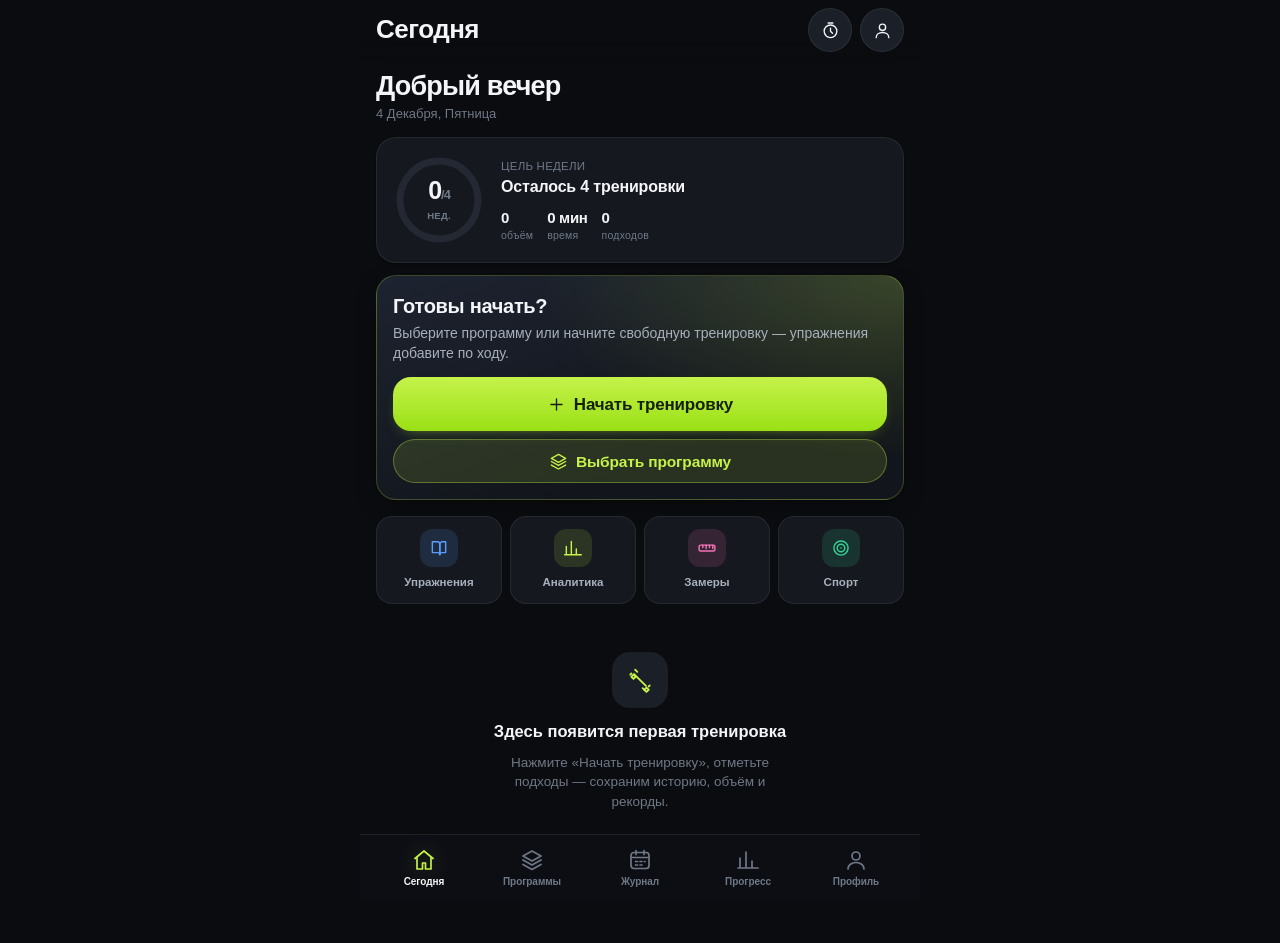
<file: index.html>
<!doctype html>
<html lang="ru">
<head>
<meta charset="utf-8">
<title>Атлет — дневник тренировок</title>
<meta name="viewport" content="width=device-width, initial-scale=1, viewport-fit=cover, maximum-scale=1, user-scalable=no">
<meta name="description" content="Дневник силовых тренировок: программы, подходы, вес и повторения, таймер отдыха, история, аналитика и прогресс.">
<meta name="theme-color" content="#0b0c0f">
<meta name="apple-mobile-web-app-capable" content="yes">
<meta name="mobile-web-app-capable" content="yes">
<meta name="apple-mobile-web-app-status-bar-style" content="black-translucent">
<meta name="apple-mobile-web-app-title" content="Атлет">
<meta name="format-detection" content="telephone=no">
<link rel="manifest" href="manifest.webmanifest">
<link rel="icon" href="icons/icon.svg" type="image/svg+xml">
<link rel="apple-touch-icon" href="icons/icon-180.png">
<link rel="stylesheet" href="css/app.css">
<link rel="stylesheet" href="css/components.css">
<link rel="stylesheet" href="css/session.css">
<link rel="stylesheet" href="css/library.css">
<link rel="stylesheet" href="css/programs.css">
<link rel="stylesheet" href="css/journal.css">
<link rel="stylesheet" href="css/progress.css">
</head>
<body>
<div class="app-bg" aria-hidden="true"></div>
<div id="app" class="app"></div>
<div id="overlays" class="overlays"></div>
<div id="toasts" class="toasts" aria-live="polite"></div>
<noscript><p style="padding:24px;color:#fff;font-family:sans-serif">Для работы приложения нужен JavaScript.</p></noscript>
<script type="module" src="js/main.js"></script>
</body>
</html>
</file>
<file: css/app.css>
/* ============================================================
   Атлет — дизайн-система: токены, сброс, каркас, навигация
   ============================================================ */
:root {
  --bg: #0b0c0f;
  --bg-2: #0f1115;
  --surface: #15181e;
  --surface-2: #1b1f27;
  --surface-3: #232832;
  --elev: #1c2029;
  --line: rgba(255, 255, 255, 0.075);
  --line-strong: rgba(255, 255, 255, 0.14);

  --text: #f3f5f8;
  --text-2: #a8b0bd;
  --text-3: #6f7887;
  --text-inv: #0b0c0f;

  --accent: #c6f24a;
  --accent-2: #9ae015;
  --accent-deep: #6f9c0d;
  --accent-ink: #14200a;
  --accent-soft: rgba(198, 242, 74, 0.13);
  --accent-line: rgba(198, 242, 74, 0.34);

  --danger: #ff5c5c;
  --danger-soft: rgba(255, 92, 92, 0.13);
  --warn: #ffb648;
  --warn-soft: rgba(255, 182, 72, 0.13);
  --info: #63b3ff;
  --info-soft: rgba(99, 179, 255, 0.13);
  --good: var(--accent);

  --r-xs: 8px;
  --r-sm: 12px;
  --r-md: 16px;
  --r-lg: 20px;
  --r-xl: 26px;
  --r-full: 999px;

  --s-1: 4px;
  --s-2: 8px;
  --s-3: 12px;
  --s-4: 16px;
  --s-5: 20px;
  --s-6: 24px;
  --s-8: 32px;
  --s-10: 40px;

  --tap: 44px;
  --tabbar-h: 62px;
  --safe-top: env(safe-area-inset-top, 0px);
  --safe-bottom: env(safe-area-inset-bottom, 0px);
  --maxw: 560px;

  --font: -apple-system, BlinkMacSystemFont, "SF Pro Text", "Segoe UI", Roboto,
    "Helvetica Neue", Arial, sans-serif;
  --font-num: ui-rounded, -apple-system, BlinkMacSystemFont, "SF Pro Rounded",
    "Segoe UI", Roboto, sans-serif;

  --shadow-sm: 0 1px 2px rgba(0, 0, 0, 0.35);
  --shadow-md: 0 8px 24px -8px rgba(0, 0, 0, 0.55);
  --shadow-lg: 0 24px 60px -18px rgba(0, 0, 0, 0.75);
  --shadow-accent: 0 12px 32px -14px rgba(170, 230, 40, 0.6);

  --ease: cubic-bezier(0.22, 0.8, 0.25, 1);
  --ease-out: cubic-bezier(0.16, 1, 0.3, 1);
}

[data-theme="light"] {
  --bg: #f3f4f6;
  --bg-2: #eceef1;
  --surface: #ffffff;
  --surface-2: #f5f6f8;
  --surface-3: #eceef1;
  --elev: #ffffff;
  --line: rgba(12, 16, 24, 0.08);
  --line-strong: rgba(12, 16, 24, 0.16);

  --text: #10131a;
  --text-2: #566072;
  --text-3: #8a93a3;
  --text-inv: #ffffff;

  --accent: #8fd612;
  --accent-2: #79c000;
  --accent-deep: #5e9600;
  --accent-ink: #ffffff;
  --accent-soft: rgba(143, 214, 18, 0.16);
  --accent-line: rgba(122, 180, 12, 0.4);

  --danger: #e23d3d;
  --danger-soft: rgba(226, 61, 61, 0.1);
  --warn: #e08a00;
  --warn-soft: rgba(224, 138, 0, 0.12);
  --info: #1f7ae0;
  --info-soft: rgba(31, 122, 224, 0.1);

  --shadow-sm: 0 1px 2px rgba(16, 24, 40, 0.06);
  --shadow-md: 0 8px 24px -12px rgba(16, 24, 40, 0.22);
  --shadow-lg: 0 24px 60px -20px rgba(16, 24, 40, 0.28);
  --shadow-accent: 0 12px 28px -14px rgba(120, 190, 10, 0.55);
}

/* ---------- reset ---------- */
*,
*::before,
*::after {
  box-sizing: border-box;
  -webkit-tap-highlight-color: transparent;
}
html,
body {
  height: 100%;
  margin: 0;
}
html {
  background: var(--bg);
  -webkit-text-size-adjust: 100%;
}
body {
  font-family: var(--font);
  color: var(--text);
  background: var(--bg);
  font-size: 16px;
  line-height: 1.4;
  overscroll-behavior-y: none;
  -webkit-font-smoothing: antialiased;
  text-rendering: optimizeLegibility;
}
h1,
h2,
h3,
h4,
p,
figure {
  margin: 0;
}
button,
input,
select,
textarea {
  font: inherit;
  color: inherit;
}
button {
  background: none;
  border: 0;
  padding: 0;
  cursor: pointer;
  touch-action: manipulation;
}
a {
  color: var(--accent);
  text-decoration: none;
}
img,
svg {
  display: block;
  max-width: 100%;
}
ul,
ol {
  margin: 0;
  padding: 0;
  list-style: none;
}
input[type="number"]::-webkit-outer-spin-button,
input[type="number"]::-webkit-inner-spin-button {
  -webkit-appearance: none;
  margin: 0;
}
input[type="number"] {
  -moz-appearance: textfield;
  appearance: textfield;
}
::selection {
  background: var(--accent-soft);
  color: var(--text);
}
:focus-visible {
  outline: 2px solid var(--accent-line);
  outline-offset: 2px;
}
@media (prefers-reduced-motion: reduce) {
  *,
  *::before,
  *::after {
    animation-duration: 0.001ms !important;
    animation-iteration-count: 1 !important;
    transition-duration: 0.001ms !important;
  }
}

/* ---------- app shell ---------- */
.app-bg {
  position: fixed;
  inset: 0;
  z-index: -1;
  background:
    radial-gradient(120% 80% at 100% -10%, rgba(198, 242, 74, 0.1), transparent 60%),
    radial-gradient(100% 70% at -10% 0%, rgba(99, 179, 255, 0.07), transparent 55%),
    linear-gradient(180deg, var(--bg-2), var(--bg) 60%);
}
[data-theme="light"] .app-bg {
  background:
    radial-gradient(120% 80% at 100% -10%, rgba(143, 214, 18, 0.16), transparent 60%),
    linear-gradient(180deg, #f8f9fb, var(--bg) 60%);
}
.app {
  min-height: 100dvh;
  display: flex;
  flex-direction: column;
  position: relative;
}
.app.is-session .view {
  padding-bottom: calc(120px + var(--safe-bottom));
}
#app {
  max-width: var(--maxw);
  margin: 0 auto;
  width: 100%;
}
.view {
  flex: 1;
  display: flex;
  flex-direction: column;
  padding-bottom: calc(var(--tabbar-h) + var(--safe-bottom) + 40px);
  animation: view-in 0.28s var(--ease-out);
}
@keyframes view-in {
  from {
    opacity: 0;
    transform: translateY(8px);
  }
  to {
    opacity: 1;
    transform: none;
  }
}
.scroll {
  flex: 1;
}
.pad {
  padding-left: var(--s-4);
  padding-right: var(--s-4);
}

/* ---------- top header ---------- */
.top {
  position: sticky;
  top: 0;
  z-index: 30;
  padding-top: var(--safe-top);
  background: linear-gradient(180deg, var(--bg) 55%, rgba(11, 12, 15, 0.82) 100%);
  backdrop-filter: saturate(160%) blur(18px);
  -webkit-backdrop-filter: saturate(160%) blur(18px);
  border-bottom: 1px solid transparent;
  transition: border-color 0.2s;
}
[data-theme="light"] .top {
  background: linear-gradient(180deg, var(--bg) 55%, rgba(243, 244, 246, 0.85) 100%);
}
.top.is-scrolled {
  border-bottom-color: var(--line);
}
.top__bar {
  display: flex;
  align-items: center;
  gap: var(--s-3);
  min-height: 52px;
  padding: 8px var(--s-4) 10px;
}
.top__title {
  font-size: 26px;
  font-weight: 760;
  letter-spacing: -0.02em;
  line-height: 1.15;
}
.top__title small {
  display: block;
  font-size: 13px;
  font-weight: 500;
  color: var(--text-3);
  letter-spacing: 0;
  margin-top: 2px;
}
.top__actions {
  margin-left: auto;
  display: flex;
  align-items: center;
  gap: var(--s-2);
}
.top__back {
  width: 38px;
  height: 38px;
  margin-left: -8px;
  border-radius: var(--r-full);
  display: grid;
  place-items: center;
  color: var(--text);
  flex: none;
}
.top__back:active {
  background: var(--surface-2);
}
.top--sub .top__bar {
  min-height: 48px;
}
.top--sub .top__title {
  font-size: 19px;
  font-weight: 680;
}

/* ---------- tabbar ---------- */
.tabbar {
  position: fixed;
  left: 50%;
  bottom: 0;
  transform: translateX(-50%);
  width: 100%;
  max-width: var(--maxw);
  z-index: 40;
  padding: 6px 10px calc(6px + var(--safe-bottom));
  display: flex;
  justify-content: space-around;
  background: rgba(14, 16, 21, 0.86);
  backdrop-filter: saturate(180%) blur(22px);
  -webkit-backdrop-filter: saturate(180%) blur(22px);
  border-top: 1px solid var(--line);
}
[data-theme="light"] .tabbar {
  background: rgba(255, 255, 255, 0.88);
}
.tabbar__item {
  flex: 1;
  min-width: 0;
  display: flex;
  flex-direction: column;
  align-items: center;
  gap: 3px;
  padding: 7px 2px 5px;
  color: var(--text-3);
  font-size: 10px;
  font-weight: 600;
  letter-spacing: -0.005em;
  border-radius: var(--r-sm);
  transition: color 0.16s, transform 0.16s var(--ease-out);
}
.tabbar__item svg {
  width: 24px;
  height: 24px;
}
.tabbar__item.is-active {
  color: var(--text);
}
.tabbar__item.is-active svg {
  color: var(--accent);
  filter: drop-shadow(0 0 12px rgba(198, 242, 74, 0.35));
}
.tabbar__item:active {
  transform: scale(0.94);
}

/* ---------- typography helpers ---------- */
.h1 {
  font-size: 28px;
  font-weight: 780;
  letter-spacing: -0.025em;
}
.h2 {
  font-size: 20px;
  font-weight: 720;
  letter-spacing: -0.015em;
}
.h3 {
  font-size: 16px;
  font-weight: 680;
  letter-spacing: -0.01em;
}
.sub {
  color: var(--text-2);
  font-size: 14px;
}
.muted {
  color: var(--text-3);
  font-size: 13px;
}
.tiny {
  font-size: 11.5px;
  color: var(--text-3);
  letter-spacing: 0.02em;
}
.num {
  font-family: var(--font-num);
  font-variant-numeric: tabular-nums;
  letter-spacing: -0.02em;
}
.section-title {
  display: flex;
  align-items: baseline;
  gap: 8px;
  padding: var(--s-5) var(--s-4) var(--s-2);
}
.section-title h2 {
  font-size: 17px;
  font-weight: 720;
  letter-spacing: -0.01em;
}
.section-title .link {
  margin-left: auto;
  color: var(--accent);
  font-size: 13.5px;
  font-weight: 600;
}
.row {
  display: flex;
  align-items: center;
  gap: var(--s-3);
}
.col {
  display: flex;
  flex-direction: column;
}
.grow {
  flex: 1;
  min-width: 0;
}
.spacer {
  flex: 1;
}
.nowrap {
  white-space: nowrap;
}
.ellipsis {
  overflow: hidden;
  text-overflow: ellipsis;
  white-space: nowrap;
}
.hidden {
  display: none !important;
}

/* utility: horizontal scroller */
.hscroll {
  display: flex;
  gap: 10px;
  overflow-x: auto;
  overflow-y: hidden;
  padding: 2px var(--s-4) 4px;
  scroll-snap-type: x proximity;
  -webkit-overflow-scrolling: touch;
  scrollbar-width: none;
}
.hscroll::-webkit-scrollbar {
  display: none;
}
.hscroll > * {
  scroll-snap-align: start;
  flex: none;
}
</file>
<file: css/components.css>
/* ============================================================
   Компоненты: кнопки, карточки, строки, поля, шторки, тосты
   ============================================================ */

/* ---------- cards ---------- */
.card {
  background: var(--surface);
  border: 1px solid var(--line);
  border-radius: var(--r-lg);
  box-shadow: var(--shadow-sm);
}
.card--pad {
  padding: var(--s-4);
}
.card--flush {
  overflow: hidden;
}
.card--accent {
  background:
    linear-gradient(135deg, rgba(198, 242, 74, 0.14), rgba(198, 242, 74, 0.03) 55%),
    var(--surface);
  border-color: var(--accent-line);
}
.card--hero {
  background:
    radial-gradient(120% 140% at 100% 0%, rgba(198, 242, 74, 0.2), transparent 58%),
    linear-gradient(160deg, #1d2330, #12151b 70%);
  border: 1px solid rgba(198, 242, 74, 0.22);
  box-shadow: var(--shadow-md);
}
[data-theme="light"] .card--hero {
  background:
    radial-gradient(120% 140% at 100% 0%, rgba(143, 214, 18, 0.28), transparent 58%),
    linear-gradient(160deg, #ffffff, #f1f5e8 70%);
}
.card--outline {
  background: transparent;
}
.card--ghost {
  background: var(--surface-2);
  border-color: transparent;
}

/* ---------- pressable ---------- */
.press {
  transition: transform 0.12s var(--ease-out), background 0.15s;
}
.press:active {
  transform: scale(0.985);
}
.press-shrink:active {
  transform: scale(0.96);
}

/* ---------- buttons ---------- */
.btn {
  display: inline-flex;
  align-items: center;
  justify-content: center;
  gap: 8px;
  min-height: var(--tap);
  padding: 0 var(--s-5);
  border-radius: var(--r-full);
  font-size: 15.5px;
  font-weight: 660;
  letter-spacing: -0.01em;
  white-space: nowrap;
  transition: transform 0.12s var(--ease-out), filter 0.15s, background 0.15s;
  user-select: none;
}
.btn:active {
  transform: scale(0.97);
  filter: brightness(0.95);
}
.btn[disabled] {
  opacity: 0.45;
  pointer-events: none;
}
.btn svg {
  width: 19px;
  height: 19px;
  flex: none;
}
.btn--primary {
  background: linear-gradient(180deg, var(--accent), var(--accent-2));
  color: var(--accent-ink);
  box-shadow: 0 6px 16px -10px rgba(170, 230, 40, 0.75);
}
.btn--soft {
  background: var(--surface-2);
  color: var(--text);
  border: 1px solid var(--line);
}
.btn--outline {
  background: transparent;
  color: var(--text);
  border: 1px solid var(--line-strong);
}
.btn--accent-soft {
  background: var(--accent-soft);
  color: var(--accent);
  border: 1px solid var(--accent-line);
}
.btn--ghost {
  background: transparent;
  color: var(--text-2);
  padding: 0 var(--s-3);
}
.btn--danger {
  background: var(--danger-soft);
  color: var(--danger);
  border: 1px solid rgba(255, 92, 92, 0.3);
}
.btn--block {
  display: flex;
  width: 100%;
}
.btn--sm {
  min-height: 34px;
  padding: 0 14px;
  font-size: 13.5px;
  gap: 6px;
}
.btn--sm svg {
  width: 16px;
  height: 16px;
}
.btn--lg {
  min-height: 54px;
  font-size: 17px;
  border-radius: 18px;
}
.btn--icon {
  width: var(--tap);
  height: var(--tap);
  min-height: 0;
  padding: 0;
  border-radius: var(--r-full);
}
.btn-row {
  display: flex;
  gap: 10px;
}
.btn-row > * {
  flex: 1;
}

/* ---------- chips ---------- */
.chip {
  display: inline-flex;
  align-items: center;
  gap: 6px;
  min-height: 34px;
  padding: 0 13px;
  border-radius: var(--r-full);
  background: var(--surface-2);
  border: 1px solid var(--line);
  color: var(--text-2);
  font-size: 13.5px;
  font-weight: 600;
  white-space: nowrap;
  transition: background 0.15s, color 0.15s, border-color 0.15s, transform 0.12s;
}
.chip svg {
  width: 15px;
  height: 15px;
}
.chip:active {
  transform: scale(0.96);
}
.chip.is-on {
  background: var(--accent-soft);
  border-color: var(--accent-line);
  color: var(--accent);
}
.chip--static {
  pointer-events: none;
}
.chip-row {
  display: flex;
  flex-wrap: wrap;
  gap: 8px;
}
.badge {
  display: inline-flex;
  align-items: center;
  gap: 4px;
  height: 22px;
  padding: 0 8px;
  border-radius: 7px;
  font-size: 11px;
  font-weight: 700;
  letter-spacing: 0.02em;
  background: var(--surface-3);
  color: var(--text-2);
  white-space: nowrap;
}
.badge svg {
  width: 12px;
  height: 12px;
}
.badge--accent {
  background: var(--accent-soft);
  color: var(--accent);
}
.badge--pr {
  background: linear-gradient(180deg, #ffe58a, #ffc53d);
  color: #3d2a00;
}
.badge--warn {
  background: var(--warn-soft);
  color: var(--warn);
}
.badge--danger {
  background: var(--danger-soft);
  color: var(--danger);
}
.badge--info {
  background: var(--info-soft);
  color: var(--info);
}
.badge--lg {
  height: 26px;
  padding: 0 10px;
  font-size: 12px;
}

/* ---------- segmented ---------- */
.segmented {
  display: flex;
  padding: 3px;
  background: var(--surface-2);
  border: 1px solid var(--line);
  border-radius: var(--r-full);
  gap: 2px;
}
.segmented button {
  flex: 1;
  min-height: 34px;
  border-radius: var(--r-full);
  font-size: 13.5px;
  font-weight: 620;
  color: var(--text-3);
  padding: 0 10px;
  transition: background 0.18s, color 0.18s;
  white-space: nowrap;
}
.segmented button.is-on {
  background: var(--surface-3);
  color: var(--text);
  box-shadow: var(--shadow-sm);
}
.segmented--accent button.is-on {
  background: var(--accent);
  color: var(--accent-ink);
}

/* ---------- list ---------- */
.list {
  border-radius: var(--r-lg);
  overflow: hidden;
  background: var(--surface);
  border: 1px solid var(--line);
}
.list__row {
  display: flex;
  align-items: center;
  gap: var(--s-3);
  width: 100%;
  min-height: 54px;
  padding: 13px var(--s-4);
  text-align: left;
  position: relative;
  background: transparent;
  transition: background 0.12s;
}
.list__row + .list__row::before {
  content: "";
  position: absolute;
  top: 0;
  left: var(--s-4);
  right: 0;
  height: 1px;
  background: var(--line);
}
.list__row:active {
  background: var(--surface-2);
}
.list__row--plain::before {
  display: none;
}
.list__icon {
  width: 34px;
  height: 34px;
  border-radius: 10px;
  display: grid;
  place-items: center;
  background: var(--surface-2);
  color: var(--text-2);
  flex: none;
}
.list__icon svg {
  width: 18px;
  height: 18px;
}
.list__icon--accent {
  background: var(--accent-soft);
  color: var(--accent);
}
.list__icon--danger {
  background: var(--danger-soft);
  color: var(--danger);
}
.list__label {
  font-size: 15px;
  font-weight: 550;
  min-width: 0;
}
.list__sub {
  font-size: 12.5px;
  color: var(--text-3);
  margin-top: 1px;
}
.list__value {
  margin-left: auto;
  color: var(--text-3);
  font-size: 14px;
  display: flex;
  align-items: center;
  gap: 6px;
  flex: none;
}
.list__chev {
  color: var(--text-3);
  width: 18px;
  height: 18px;
  flex: none;
}
.list__row--danger .list__label {
  color: var(--danger);
}

/* ---------- metric grid ---------- */
.metrics {
  display: grid;
  grid-template-columns: repeat(3, 1fr);
  gap: 10px;
}
.metric {
  background: var(--surface);
  border: 1px solid var(--line);
  border-radius: var(--r-md);
  padding: 12px 12px 11px;
  min-width: 0;
}
.metric__v {
  font-family: var(--font-num);
  font-variant-numeric: tabular-nums;
  font-size: 21px;
  font-weight: 750;
  letter-spacing: -0.03em;
  line-height: 1.1;
}
.metric__v small {
  font-size: 12px;
  font-weight: 600;
  color: var(--text-3);
  margin-left: 2px;
  letter-spacing: 0;
}
.metric__l {
  margin-top: 3px;
  font-size: 11.5px;
  color: var(--text-3);
  white-space: nowrap;
  overflow: hidden;
  text-overflow: ellipsis;
}
.metric--wide {
  grid-column: span 2;
}
.metric__l--wrap {
  white-space: normal;
  line-height: 1.25;
}
.metric--accent .metric__v {
  color: var(--accent);
}

/* ---------- input ---------- */
.field {
  display: flex;
  flex-direction: column;
  gap: 7px;
}
.field__label {
  font-size: 12.5px;
  font-weight: 620;
  color: var(--text-3);
  letter-spacing: 0.02em;
  text-transform: uppercase;
}
.input,
.textarea,
.select {
  width: 100%;
  min-height: 48px;
  padding: 12px 14px;
  border-radius: var(--r-md);
  background: var(--surface-2);
  border: 1px solid var(--line);
  color: var(--text);
  font-size: 16px;
  transition: border-color 0.15s, background 0.15s;
  appearance: none;
}
.textarea {
  min-height: 84px;
  resize: vertical;
  line-height: 1.45;
}
.input:focus,
.textarea:focus,
.select:focus {
  outline: none;
  border-color: var(--accent-line);
  background: var(--surface-3);
}
.input::placeholder,
.textarea::placeholder {
  color: var(--text-3);
}
.select {
  background-image: url("data:image/svg+xml,%3Csvg xmlns='http://www.w3.org/2000/svg' width='16' height='16' viewBox='0 0 24 24' fill='none' stroke='%236f7887' stroke-width='2.4' stroke-linecap='round' stroke-linejoin='round'%3E%3Cpath d='m6 9 6 6 6-6'/%3E%3C/svg%3E");
  background-repeat: no-repeat;
  background-position: right 14px center;
  padding-right: 40px;
}
.search {
  display: flex;
  align-items: center;
  gap: 9px;
  background: var(--surface-2);
  border: 1px solid var(--line);
  border-radius: var(--r-full);
  padding: 0 14px;
  height: 44px;
}
.search svg {
  width: 18px;
  height: 18px;
  color: var(--text-3);
  flex: none;
}
.search input {
  flex: 1;
  min-width: 0;
  background: none;
  border: 0;
  outline: none;
  font-size: 16px;
  color: var(--text);
}
.search input::placeholder {
  color: var(--text-3);
}
.search__clear {
  width: 26px;
  height: 26px;
  border-radius: 50%;
  display: grid;
  place-items: center;
  background: var(--surface-3);
  color: var(--text-2);
  flex: none;
}

/* ---------- stepper ---------- */
.stepper {
  display: flex;
  align-items: center;
  background: var(--surface-2);
  border: 1px solid var(--line);
  border-radius: 14px;
  overflow: hidden;
}
.stepper button {
  width: 40px;
  height: 46px;
  display: grid;
  place-items: center;
  color: var(--text-2);
  flex: none;
}
.stepper button:active {
  background: var(--surface-3);
}
.stepper input {
  width: 100%;
  min-width: 0;
  text-align: center;
  background: none;
  border: 0;
  outline: none;
  font-family: var(--font-num);
  font-size: 19px;
  font-weight: 720;
  letter-spacing: -0.02em;
  color: var(--text);
  height: 46px;
}
.stepper--sm button {
  width: 32px;
  height: 38px;
}
.stepper--sm input {
  height: 38px;
  font-size: 16px;
}
.stepper--bare {
  background: transparent;
  border-color: transparent;
}

/* ---------- sheet / modal ---------- */
.overlays {
  position: fixed;
  inset: 0;
  z-index: 100;
  pointer-events: none;
}
.overlays > * {
  pointer-events: auto;
}
.sheet {
  position: fixed;
  inset: 0;
  display: flex;
  flex-direction: column;
  justify-content: flex-end;
  z-index: 100;
}
.sheet__mask {
  position: absolute;
  inset: 0;
  background: rgba(4, 6, 9, 0.62);
  backdrop-filter: blur(3px);
  -webkit-backdrop-filter: blur(3px);
  animation: mask-in 0.24s var(--ease-out);
}
@keyframes mask-in {
  from {
    opacity: 0;
  }
}
.sheet__panel {
  position: relative;
  width: 100%;
  max-width: var(--maxw);
  margin: 0 auto;
  max-height: calc(100dvh - var(--safe-top) - 12px);
  display: flex;
  flex-direction: column;
  background: var(--elev);
  border-radius: var(--r-xl) var(--r-xl) 0 0;
  border: 1px solid var(--line);
  border-bottom: 0;
  box-shadow: var(--shadow-lg);
  animation: sheet-in 0.34s var(--ease-out);
  padding-bottom: var(--safe-bottom);
  overflow: hidden;
}
@keyframes sheet-in {
  from {
    transform: translateY(100%);
  }
}
.sheet__handle {
  width: 38px;
  height: 4px;
  border-radius: 2px;
  background: var(--line-strong);
  margin: 8px auto 2px;
  flex: none;
}
.sheet__head {
  display: flex;
  align-items: center;
  gap: 10px;
  padding: 10px var(--s-4) 8px;
  flex: none;
}
.sheet__title {
  font-size: 18px;
  font-weight: 730;
  letter-spacing: -0.015em;
}
.sheet__sub {
  font-size: 12.5px;
  color: var(--text-3);
  margin-top: 1px;
}
.sheet__close {
  margin-left: auto;
  width: 34px;
  height: 34px;
  border-radius: 50%;
  display: grid;
  place-items: center;
  background: var(--surface-2);
  color: var(--text-2);
  flex: none;
}
.sheet__body {
  overflow-y: auto;
  -webkit-overflow-scrolling: touch;
  padding: 4px var(--s-4) var(--s-4);
  overscroll-behavior: contain;
}
.sheet__foot {
  flex: none;
  padding: 10px var(--s-4) calc(12px + var(--safe-bottom));
  border-top: 1px solid var(--line);
  background: var(--elev);
  display: flex;
  gap: 10px;
}
.sheet__foot > .btn {
  flex: 1;
}
.sheet--center {
  justify-content: center;
  align-items: center;
  padding: 20px;
}
.sheet--center .sheet__panel {
  border-radius: var(--r-xl);
  border-bottom: 1px solid var(--line);
  max-width: 380px;
  animation: pop-in 0.24s var(--ease-out);
}
@keyframes pop-in {
  from {
    opacity: 0;
    transform: scale(0.94);
  }
}
.dialog {
  padding: 22px 20px 16px;
}
.dialog h3 {
  font-size: 19px;
  font-weight: 730;
  letter-spacing: -0.015em;
}
.dialog p {
  margin-top: 8px;
  color: var(--text-2);
  font-size: 14.5px;
  line-height: 1.45;
}
.dialog .btn-row {
  margin-top: 20px;
}

/* ---------- toast ---------- */
.toasts {
  position: fixed;
  left: 0;
  right: 0;
  bottom: calc(var(--tabbar-h) + var(--safe-bottom) + 16px);
  display: flex;
  flex-direction: column;
  align-items: center;
  gap: 8px;
  z-index: 200;
  pointer-events: none;
  padding: 0 16px;
  transition: bottom 0.2s var(--ease-out);
}
html.has-sheet .toasts {
  bottom: auto;
  top: calc(var(--safe-top) + 68px);
}
.toast {
  pointer-events: auto;
  display: flex;
  align-items: center;
  gap: 9px;
  max-width: 420px;
  padding: 11px 16px;
  border-radius: var(--r-full);
  background: rgba(38, 43, 52, 0.96);
  color: var(--text);
  font-size: 13.5px;
  font-weight: 600;
  box-shadow: var(--shadow-lg);
  border: 1px solid var(--line-strong);
  backdrop-filter: blur(12px);
  animation: toast-in 0.28s var(--ease-out);
}
[data-theme="light"] .toast {
  background: rgba(20, 24, 30, 0.94);
}
.toast svg {
  width: 17px;
  height: 17px;
  flex: none;
  color: var(--accent);
}
.toast--danger svg {
  color: var(--danger);
}
.toast.is-out {
  animation: toast-out 0.22s ease forwards;
}
@keyframes toast-in {
  from {
    opacity: 0;
    transform: translateY(14px) scale(0.96);
  }
}
@keyframes toast-out {
  to {
    opacity: 0;
    transform: translateY(10px);
  }
}

/* ---------- ring / timer ---------- */
.ring {
  position: relative;
  display: grid;
  place-items: center;
}
.ring__svg {
  transform: rotate(-90deg);
}
.ring__track {
  stroke: var(--surface-3);
}
.ring__bar {
  stroke: var(--accent);
  stroke-linecap: round;
  transition: stroke-dashoffset 0.3s linear, stroke 0.3s;
}
.ring__content {
  position: absolute;
  inset: 0;
  display: grid;
  place-items: center;
  text-align: center;
}
.ring__time {
  font-family: var(--font-num);
  font-variant-numeric: tabular-nums;
  font-weight: 760;
  letter-spacing: -0.04em;
  line-height: 1;
}
.ring__label {
  margin-top: 6px;
  font-size: 12px;
  font-weight: 600;
  color: var(--text-3);
  letter-spacing: 0.04em;
  text-transform: uppercase;
}
.ring--done .ring__bar {
  stroke: var(--accent);
}
.ring--warn .ring__bar {
  stroke: var(--warn);
}

/* ---------- misc ---------- */
.divider {
  height: 1px;
  background: var(--line);
  margin: var(--s-4) 0;
}
.dot {
  width: 6px;
  height: 6px;
  border-radius: 50%;
  background: var(--text-3);
  flex: none;
}
.dot--accent {
  background: var(--accent);
}
.dot--live {
  background: var(--accent);
  box-shadow: 0 0 0 0 rgba(198, 242, 74, 0.6);
  animation: live 2s infinite;
}
@keyframes live {
  0% {
    box-shadow: 0 0 0 0 rgba(198, 242, 74, 0.55);
  }
  70% {
    box-shadow: 0 0 0 9px rgba(198, 242, 74, 0);
  }
  100% {
    box-shadow: 0 0 0 0 rgba(198, 242, 74, 0);
  }
}
.empty {
  display: flex;
  flex-direction: column;
  align-items: center;
  text-align: center;
  padding: 34px 24px 30px;
  gap: 10px;
}
.empty__icon {
  width: 56px;
  height: 56px;
  border-radius: 18px;
  display: grid;
  place-items: center;
  background: var(--surface-2);
  color: var(--accent);
  margin-bottom: 2px;
}
.empty__icon svg {
  width: 26px;
  height: 26px;
}
.empty h3 {
  font-size: 16.5px;
  font-weight: 700;
}
.empty p {
  font-size: 13.5px;
  color: var(--text-3);
  max-width: 280px;
  line-height: 1.45;
}
.avatar {
  width: 42px;
  height: 42px;
  border-radius: 50%;
  display: grid;
  place-items: center;
  font-weight: 760;
  font-size: 16px;
  color: var(--accent-ink);
  background: linear-gradient(160deg, var(--accent), var(--accent-2));
  flex: none;
}
.scroll-x-hint {
  mask-image: linear-gradient(90deg, #000 92%, transparent);
  -webkit-mask-image: linear-gradient(90deg, #000 92%, transparent);
}
</file>
<file: css/session.css>
/* ============================================================
   Стили: Сегодня · Тренировка · Таймер
   ============================================================ */

/* ================= СЕГОДНЯ ================= */
.home-greet {
  font-size: 27px;
  font-weight: 780;
  letter-spacing: -0.03em;
  line-height: 1.15;
}
.home-date {
  font-size: 13px;
  color: var(--text-3);
  margin-top: 3px;
  text-transform: capitalize;
}
.streak-pill {
  display: inline-flex;
  align-items: center;
  gap: 5px;
  height: 34px;
  padding: 0 12px;
  border-radius: var(--r-full);
  background: rgba(255, 182, 72, 0.12);
  color: var(--warn);
  font-weight: 750;
  font-size: 14px;
  border: 1px solid rgba(255, 182, 72, 0.25);
}
.week-card {
  padding: 16px;
}
.quick-grid {
  display: grid;
  grid-template-columns: repeat(4, 1fr);
  gap: 8px;
}
.quick {
  display: flex;
  flex-direction: column;
  align-items: center;
  gap: 7px;
  padding: 12px 4px;
  border-radius: var(--r-md);
  background: var(--surface);
  border: 1px solid var(--line);
  font-size: 11.5px;
  font-weight: 600;
  color: var(--text-2);
  transition: transform 0.12s, background 0.15s;
}
.quick:active {
  transform: scale(0.96);
  background: var(--surface-2);
}
.quick__ic {
  width: 38px;
  height: 38px;
  border-radius: 12px;
  display: grid;
  place-items: center;
}
.next-card {
  position: relative;
  overflow: hidden;
}
.next-card::after {
  content: '';
  position: absolute;
  right: -40px;
  top: -60px;
  width: 160px;
  height: 160px;
  border-radius: 50%;
  background: radial-gradient(circle, rgba(198, 242, 74, 0.12), transparent 70%);
  pointer-events: none;
}

/* ================= ТРЕНИРОВКА ================= */
.top--session .top__title {
  font-size: 17px;
  font-weight: 720;
  white-space: nowrap;
  overflow: hidden;
  text-overflow: ellipsis;
  max-width: 100%;
}
.top--session .top__title small {
  font-size: 11.5px;
  margin-top: 1px;
}
.top--session .top__bar {
  gap: 8px;
  min-height: 56px;
  padding: 6px 12px 8px;
}
.top--session .top__back {
  width: 34px;
  height: 34px;
  margin-left: -6px;
}
.top--session .btn--sm {
  min-height: 36px;
  padding: 0 12px;
  font-size: 13px;
}
.session-meta {
  display: flex;
  gap: 6px;
  padding-top: 4px;
  padding-bottom: 10px;
  flex-wrap: wrap;
}
.session-view {
  padding-top: 2px;
}
.ex-card {
  background: var(--surface);
  border: 1px solid var(--line);
  border-radius: var(--r-lg);
  margin-bottom: 10px;
  overflow: hidden;
  transition: border-color 0.2s;
}
.ex-card.is-complete {
  border-color: var(--accent-line);
  background: linear-gradient(180deg, rgba(198, 242, 74, 0.05), transparent 40%), var(--surface);
}
.ex-head {
  display: flex;
  align-items: center;
  gap: 11px;
  padding: 12px 13px;
  cursor: pointer;
  min-height: 62px;
}
.ex-idx {
  width: 34px;
  height: 34px;
  border-radius: 10px;
  display: grid;
  place-items: center;
  font-weight: 760;
  font-size: 14px;
  flex: none;
  font-family: var(--font-num);
}
.ex-name {
  font-size: 15.5px;
  font-weight: 680;
  letter-spacing: -0.01em;
  line-height: 1.25;
}
.ex-sub {
  font-size: 12px;
  color: var(--text-3);
  margin-top: 2px;
}
.ex-head__right {
  display: flex;
  align-items: center;
  gap: 6px;
  flex: none;
}
.ex-caret {
  color: var(--text-3);
  display: grid;
  place-items: center;
}
.ex-body {
  padding: 0 11px 11px;
  border-top: 1px solid var(--line);
}
.ex-prev {
  display: flex;
  align-items: center;
  gap: 6px;
  font-size: 11.5px;
  color: var(--text-3);
  padding: 9px 2px 8px;
  line-height: 1.35;
}
.ex-prev svg {
  flex: none;
}
.setrow {
  display: grid;
  grid-template-columns: 26px 54px 1fr 1fr 38px;
  gap: 6px;
  align-items: center;
  padding: 4px 0;
}
.setrow--head {
  padding-bottom: 2px;
  font-size: 10.5px;
  color: var(--text-3);
  text-transform: uppercase;
  letter-spacing: 0.04em;
  font-weight: 650;
}
.setrow--head .setrow__field {
  text-align: center;
}
.setrow__n {
  width: 26px;
  height: 34px;
  display: grid;
  place-items: center;
  font-family: var(--font-num);
  font-weight: 700;
  font-size: 13px;
  color: var(--text-3);
}
.setrow.is-done .setrow__n {
  color: var(--accent);
}
.setrow__prev {
  font-size: 11.5px;
  color: var(--text-3);
  text-align: center;
  font-family: var(--font-num);
  white-space: nowrap;
  overflow: hidden;
  text-overflow: ellipsis;
}
.setrow__field {
  min-width: 0;
}
.setin {
  width: 100%;
  height: 42px;
  border-radius: 11px;
  background: var(--surface-2);
  border: 1px solid var(--line);
  text-align: center;
  font-family: var(--font-num);
  font-size: 16px;
  font-weight: 700;
  color: var(--text);
  outline: none;
  transition: border-color 0.15s, background 0.15s;
  padding: 0 4px;
}
.setin:focus {
  border-color: var(--accent-line);
  background: var(--surface-3);
}
.setin::placeholder {
  color: var(--text-3);
  font-weight: 600;
  opacity: 0.75;
}
.setrow.is-done .setin {
  background: rgba(198, 242, 74, 0.07);
  border-color: rgba(198, 242, 74, 0.22);
  color: var(--accent);
}
.setin[readonly] {
  pointer-events: none;
}
.setrow__check {
  width: 38px;
  height: 42px;
  border-radius: 11px;
  display: grid;
  place-items: center;
  background: var(--surface-2);
  border: 1px solid var(--line-strong);
  color: var(--text-3);
  transition: all 0.15s var(--ease-out);
}
.setrow__check:active {
  transform: scale(0.9);
}
.setrow__check.is-on {
  background: linear-gradient(180deg, var(--accent), var(--accent-2));
  border-color: transparent;
  color: var(--accent-ink);
  box-shadow: 0 6px 14px -6px rgba(170, 230, 40, 0.5);
}
.ex-actions {
  display: flex;
  gap: 7px;
  flex-wrap: wrap;
  margin-top: 8px;
}
.ex-actions .chip {
  min-height: 32px;
  font-size: 12.5px;
  padding: 0 11px;
  background: transparent;
  border-color: var(--line-strong);
}

/* ---------- шторка отдыха ---------- */
.rest-close-row {
  display: flex;
  justify-content: center;
  padding: 8px 0 0;
}
.rest-collapse {
  display: inline-flex;
  align-items: center;
  gap: 5px;
  padding: 6px 12px;
  border-radius: var(--r-full);
  background: var(--surface-2);
  border: 1px solid var(--line);
  color: var(--text-3);
  font-size: 12.5px;
  font-weight: 600;
}
.rest-collapse:active {
  background: var(--surface-3);
}
.rest__body {
  padding-top: 2px;
}
.rest {
  display: flex;
  flex-direction: column;
  align-items: center;
  padding: 6px 0 2px;
}
.rest__ring {
  position: relative;
  margin: 2px 0 4px;
}
.rest__ring .ring--warn .ring__bar {
  stroke: var(--warn);
}
.rest__title {
  font-size: 22px;
  font-weight: 760;
  letter-spacing: -0.02em;
  margin-top: 4px;
}
.rest__sub {
  font-size: 13.5px;
  color: var(--text-3);
  margin-top: 3px;
  text-align: center;
  max-width: 280px;
}
.rest__presets {
  display: flex;
  gap: 7px;
  margin-top: 16px;
  flex-wrap: wrap;
  justify-content: center;
}
.rest__presets .chip {
  min-height: 32px;
  padding: 0 12px;
  font-size: 12.5px;
}
.rest__controls {
  display: flex;
  align-items: center;
  gap: 20px;
  margin-top: 16px;
}
.rest__btn {
  width: 64px;
  height: 64px;
  border-radius: 50%;
  background: var(--surface-2);
  border: 1px solid var(--line);
  display: flex;
  flex-direction: column;
  align-items: center;
  justify-content: center;
  gap: 0;
  color: var(--text-2);
  font-size: 11px;
  font-weight: 700;
  transition: transform 0.12s, background 0.15s;
}
.rest__btn:active {
  transform: scale(0.92);
  background: var(--surface-3);
}
.rest__btn--big {
  width: 86px;
  height: 86px;
  background: linear-gradient(180deg, var(--accent), var(--accent-2));
  color: var(--accent-ink);
  border: 0;
  box-shadow: var(--shadow-accent);
}
.rest-sheet-title {
  display: none;
}

/* плавающая пилюля таймера */
.rest-pill {
  position: fixed;
  left: 50%;
  transform: translateX(-50%);
  bottom: calc(var(--tabbar-h) + var(--safe-bottom) + 12px);
  z-index: 60;
  display: flex;
  align-items: center;
  gap: 9px;
  height: 44px;
  padding: 0 8px 0 14px;
  border-radius: var(--r-full);
  background: rgba(28, 32, 41, 0.94);
  border: 1px solid var(--accent-line);
  box-shadow: var(--shadow-lg);
  backdrop-filter: blur(16px);
  -webkit-backdrop-filter: blur(16px);
  animation: pill-in 0.3s var(--ease-out);
  color: var(--text);
}
[data-theme="light"] .rest-pill {
  background: rgba(20, 24, 30, 0.92);
  color: #fff;
}
@keyframes pill-in {
  from {
    opacity: 0;
    transform: translate(-50%, 16px);
  }
}
.rest-pill__dot {
  width: 8px;
  height: 8px;
  border-radius: 50%;
  background: var(--accent);
  animation: live 2s infinite;
}
.rest-pill__time {
  font-family: var(--font-num);
  font-size: 16px;
  font-weight: 760;
  letter-spacing: -0.02em;
  min-width: 44px;
}
.rest-pill__x {
  width: 30px;
  height: 30px;
  border-radius: 50%;
  display: grid;
  place-items: center;
  background: var(--surface-3);
  color: var(--text-2);
}
.rest-pill.is-paused .rest-pill__dot {
  animation: none;
  background: var(--text-3);
}
.rest-pill.is-warn {
  border-color: rgba(255, 182, 72, 0.6);
}
.rest-pill.is-warn .rest-pill__time {
  color: var(--warn);
}
html.timer-alert .rest-pill {
  border-color: var(--accent);
  animation: pulse-alert 0.7s ease 2;
}
@keyframes pulse-alert {
  50% {
    transform: translate(-50%, 0) scale(1.05);
    box-shadow: 0 0 0 6px rgba(198, 242, 74, 0.15), var(--shadow-lg);
  }
}
</file>
<file: css/library.css>
/* ============================================================
   Библиотека упражнений, карточка, пикер, группы
   ============================================================ */
.lib-group {
  margin-bottom: 16px;
}
.lib-group__title {
  display: flex;
  align-items: center;
  gap: 8px;
  font-size: 13.5px;
  font-weight: 700;
  color: var(--text-2);
  margin: 0 2px 7px;
  letter-spacing: 0.01em;
}
.lib-dot {
  width: 7px;
  height: 7px;
  border-radius: 50%;
  display: inline-block;
  flex: none;
}
.hint-box {
  display: flex;
  gap: 9px;
  align-items: flex-start;
  padding: 12px 14px;
  border-radius: var(--r-md);
  background: var(--surface-2);
  border: 1px solid var(--line);
  color: var(--text-3);
  font-size: 12.5px;
  line-height: 1.5;
}
.hint-box svg {
  flex: none;
  margin-top: 1px;
  color: var(--text-3);
}

/* карточка упражнения */
.ex-hero {
  border-radius: var(--r-lg);
  padding: 18px 16px;
  border: 1px solid var(--line);
}
.ex-hero__ic {
  width: 58px;
  height: 58px;
  border-radius: 18px;
  display: grid;
  place-items: center;
}
.cues {
  counter-reset: cue;
  display: flex;
  flex-direction: column;
  gap: 11px;
}
.cues li {
  counter-increment: cue;
  position: relative;
  padding-left: 30px;
  font-size: 14.5px;
  line-height: 1.5;
  color: var(--text-2);
}
.cues li::before {
  content: counter(cue);
  position: absolute;
  left: 0;
  top: 1px;
  width: 21px;
  height: 21px;
  border-radius: 50%;
  background: var(--accent-soft);
  color: var(--accent);
  font-size: 11.5px;
  font-weight: 750;
  display: grid;
  place-items: center;
}
.mistakes {
  display: flex;
  flex-direction: column;
  gap: 7px;
}
.mistakes li {
  position: relative;
  padding-left: 18px;
  font-size: 13.5px;
  color: var(--text-2);
  line-height: 1.45;
}
.mistakes li::before {
  content: '';
  position: absolute;
  left: 3px;
  top: 8px;
  width: 6px;
  height: 6px;
  border-radius: 2px;
  background: var(--danger);
  opacity: 0.8;
}
.hist-row {
  display: flex;
  align-items: center;
  gap: 10px;
  padding: 12px 14px;
  position: relative;
}
.hist-row + .hist-row::before {
  content: '';
  position: absolute;
  top: 0;
  left: 14px;
  right: 0;
  height: 1px;
  background: var(--line);
}
.hist-row__date {
  font-size: 12px;
  color: var(--text-3);
  width: 54px;
  flex: none;
}
.hist-sets {
  display: flex;
  flex-wrap: wrap;
  gap: 4px;
}
.set-pill {
  font-family: var(--font-num);
  font-size: 11.5px;
  font-weight: 700;
  padding: 2px 7px;
  border-radius: 6px;
  background: var(--surface-2);
  color: var(--text-2);
  white-space: nowrap;
}
.hist-row__vol {
  margin-left: auto;
  font-size: 12.5px;
  font-weight: 700;
  color: var(--accent);
  flex: none;
}
.tips {
  display: flex;
  flex-direction: column;
  gap: 9px;
}
.tips li {
  position: relative;
  padding-left: 20px;
  font-size: 14px;
  line-height: 1.5;
  color: var(--text-2);
}
.tips li::before {
  content: '✓';
  position: absolute;
  left: 0;
  color: var(--accent);
  font-weight: 700;
}

/* ================= ПИКЕР ================= */
.picker-search {
  position: sticky;
  top: 0;
  z-index: 2;
  background: var(--elev);
  padding-bottom: 8px;
}
.picker-groups {
  flex-wrap: nowrap;
  overflow-x: auto;
  padding-bottom: 10px;
  scrollbar-width: none;
  -webkit-overflow-scrolling: touch;
}
.picker-groups::-webkit-scrollbar {
  display: none;
}
.picker-label {
  font-size: 11px;
  font-weight: 700;
  color: var(--text-3);
  letter-spacing: 0.05em;
  text-transform: uppercase;
  margin: 12px 2px 7px;
}
.pick-row {
  display: flex;
  align-items: center;
  gap: 11px;
  width: 100%;
  padding: 10px 2px;
  min-height: 56px;
  text-align: left;
  border-radius: var(--r-sm);
  transition: background 0.12s;
}
.pick-row:active {
  background: var(--surface-2);
}
.pick-ic {
  width: 38px;
  height: 38px;
  border-radius: 11px;
  display: grid;
  place-items: center;
  flex: none;
}
.pick-name {
  display: block;
  font-size: 15px;
  font-weight: 620;
  line-height: 1.25;
}
.pick-sub {
  display: block;
  font-size: 12px;
  color: var(--text-3);
  margin-top: 1px;
}
.pick-plus {
  width: 30px;
  height: 30px;
  border-radius: 50%;
  display: grid;
  place-items: center;
  background: var(--surface-2);
  color: var(--text-2);
  flex: none;
}
.pick-list .pick-row + .pick-row {
  border-top: 1px solid var(--line);
}

/* группы мышц (выбор) */
.group-grid {
  display: grid;
  grid-template-columns: 1fr 1fr;
  gap: 8px;
  margin-top: 16px;
}
.group-pick {
  display: flex;
  align-items: center;
  gap: 8px;
  padding: 13px;
  border-radius: var(--r-md);
  background: var(--surface-2);
  border: 1px solid var(--line);
  font-size: 14px;
  font-weight: 600;
  transition: all 0.14s;
}
.group-pick:active {
  transform: scale(0.97);
}
.group-pick.is-on {
  border-color: var(--accent-line);
  background: var(--accent-soft);
  color: var(--accent);
}
.group-pick__dot {
  width: 9px;
  height: 9px;
  border-radius: 50%;
}

/* ================= ЗАМЕРЫ ================= */
.measure-grid {
  display: grid;
  grid-template-columns: 1fr 1fr;
  gap: 10px;
}
.measure-grid .input {
  text-align: left;
}
.days-grid {
  display: grid;
  grid-template-columns: repeat(3, 1fr);
  gap: 8px;
}
.day-pick {
  padding: 14px 8px;
  border-radius: var(--r-md);
  background: var(--surface-2);
  border: 1px solid var(--line);
  display: flex;
  flex-direction: column;
  align-items: center;
  gap: 2px;
}
.day-pick__v {
  font-size: 22px;
  font-weight: 760;
}
.day-pick__l {
  font-size: 10.5px;
  color: var(--text-3);
}
.day-pick.is-on {
  background: var(--accent-soft);
  border-color: var(--accent-line);
}
.day-pick.is-on .day-pick__v,
.day-pick.is-on .day-pick__l {
  color: var(--accent);
}

/* фото */
.photo-drop {
  display: block;
  padding: 26px 20px;
  border-radius: var(--r-lg);
  border: 1.5px dashed var(--line-strong);
  text-align: center;
  cursor: pointer;
  background: var(--surface-2);
  transition: border-color 0.15s, background 0.15s;
}
.photo-drop:active {
  border-color: var(--accent-line);
  background: var(--accent-soft);
}
.photo-grid {
  display: grid;
  grid-template-columns: 1fr 1fr;
  gap: 8px;
}
.photo-card {
  position: relative;
  aspect-ratio: 3 / 4;
  border-radius: var(--r-md);
  overflow: hidden;
  background: var(--surface-2);
  border: 1px solid var(--line);
}
.photo-card img {
  width: 100%;
  height: 100%;
  object-fit: cover;
}
.photo-card__date {
  position: absolute;
  left: 8px;
  bottom: 8px;
  font-size: 11px;
  font-weight: 700;
  color: #fff;
  background: rgba(0, 0, 0, 0.5);
  padding: 2px 7px;
  border-radius: 6px;
  backdrop-filter: blur(6px);
}
.photo-card__tag {
  position: absolute;
  right: 8px;
  top: 8px;
  font-size: 10px;
  font-weight: 700;
  color: #fff;
  background: rgba(0, 0, 0, 0.45);
  padding: 2px 7px;
  border-radius: 6px;
  backdrop-filter: blur(6px);
}
</file>
<file: css/programs.css>
/* ============================================================
   Программы и редактор
   ============================================================ */
.program-list {
  display: flex;
  flex-direction: column;
  gap: 10px;
}
.prog-card {
  border-radius: var(--r-lg);
  border: 1px solid var(--line);
  background: var(--surface);
  overflow: hidden;
  cursor: pointer;
}
.prog-card__top {
  display: flex;
  align-items: center;
  gap: 12px;
  padding: 14px 14px 12px;
}
.prog-card__ic {
  width: 46px;
  height: 46px;
  border-radius: 14px;
  display: grid;
  place-items: center;
  flex: none;
}
.prog-card__name {
  font-size: 16.5px;
  font-weight: 720;
  letter-spacing: -0.015em;
  line-height: 1.25;
}
.prog-card__meta {
  font-size: 12px;
  color: var(--text-3);
  margin-top: 3px;
}
.prog-card__body {
  padding: 0 14px 14px;
  display: flex;
  flex-direction: column;
  gap: 8px;
}
.prog-card__tagline {
  font-size: 13px;
  color: var(--text-2);
  line-height: 1.4;
}
.prog-hero {
  border-radius: var(--r-lg);
  padding: 18px 16px;
  border: 1px solid var(--line);
}
.prog-hero__ic {
  width: 58px;
  height: 58px;
  border-radius: 18px;
  display: grid;
  place-items: center;
}
.day-list {
  display: flex;
  flex-direction: column;
  gap: 10px;
}
.day-card {
  padding: 13px 14px;
}
.day-card__head {
  display: flex;
  align-items: flex-start;
  gap: 10px;
}
.day-badge {
  width: 30px;
  height: 30px;
  border-radius: 9px;
  display: grid;
  place-items: center;
  font-weight: 760;
  font-size: 13.5px;
  background: var(--surface-2);
  color: var(--text-2);
  flex: none;
  font-family: var(--font-num);
}
.day-card__items {
  margin-top: 10px;
  border-top: 1px solid var(--line);
  padding-top: 8px;
}
.day-item {
  display: flex;
  align-items: center;
  gap: 8px;
  padding: 5px 0;
  font-size: 13.5px;
  color: var(--text-2);
}
.day-item__dot {
  width: 5px;
  height: 5px;
  border-radius: 50%;
  flex: none;
}
.day-item__sets {
  font-size: 12px;
  color: var(--text-3);
  font-weight: 700;
  flex: none;
}

/* редактор */
.inline-input {
  background: transparent;
  border: 0;
  outline: none;
  width: 100%;
  padding: 2px 0;
  border-radius: 6px;
  color: var(--text);
}
.inline-input:focus {
  background: var(--surface-2);
  padding: 2px 6px;
}
.inline-input.muted {
  color: var(--text-3);
  font-size: 12.5px;
  margin-top: 2px;
}
.edit-item {
  display: flex;
  align-items: center;
  gap: 7px;
  padding: 5px 0;
  font-size: 13.5px;
}
.mini-input {
  width: 42px;
  height: 32px;
  border-radius: 8px;
  background: var(--surface-2);
  border: 1px solid var(--line);
  text-align: center;
  font-family: var(--font-num);
  font-size: 14px;
  font-weight: 700;
  color: var(--text);
  outline: none;
  flex: none;
}
.mini-input:focus {
  border-color: var(--accent-line);
}
</file>
<file: css/journal.css>
/* ============================================================
   Журнал, календарь, детали тренировки, итоги
   ============================================================ */
.cal {
  padding: 10px 12px 12px;
}
.cal__head {
  display: flex;
  align-items: center;
  justify-content: space-between;
  padding: 4px 2px 10px;
}
.cal__month {
  font-size: 15px;
  font-weight: 720;
  text-transform: capitalize;
  letter-spacing: -0.01em;
}
.cal__nav {
  width: 34px;
  height: 34px;
  border-radius: 50%;
  display: grid;
  place-items: center;
  background: var(--surface-2);
  color: var(--text-2);
}
.cal__nav:active {
  background: var(--surface-3);
}
.cal__weekdays {
  display: grid;
  grid-template-columns: repeat(7, 1fr);
  gap: 4px;
  margin-bottom: 4px;
}
.cal__weekdays span {
  text-align: center;
  font-size: 10.5px;
  font-weight: 650;
  color: var(--text-3);
  text-transform: uppercase;
  letter-spacing: 0.03em;
}
.cal__grid {
  display: grid;
  grid-template-columns: repeat(7, 1fr);
  gap: 4px;
}
.cal__cell {
  aspect-ratio: 1;
  border-radius: 9px;
  display: grid;
  place-items: center;
  font-size: 12.5px;
  font-weight: 600;
  font-family: var(--font-num);
  color: var(--text-2);
  background: transparent;
  border: 1px solid transparent;
  transition: transform 0.12s;
  position: relative;
  padding: 2px;
}
.cal__cell:active {
  transform: scale(0.92);
}
.cal__cell--empty {
  pointer-events: none;
}
.cal__cell.is-future {
  opacity: 0.32;
}
.cal__cell.is-today {
  border-color: var(--accent-line);
  color: var(--accent);
}
.cal__cell.has-workout {
  background: rgba(198, 242, 74, var(--lvl, 0.3));
  color: var(--accent-ink);
  font-weight: 750;
}
[data-theme="dark"] .cal__cell.has-workout {
  color: #0b0c0f;
}
.cal__cell.has-workout.is-today {
  box-shadow: 0 0 0 2px var(--accent-line);
}
.cal__more {
  display: flex;
  align-items: center;
  justify-content: center;
  gap: 4px;
  width: 100%;
  padding: 9px 0 1px;
  color: var(--text-3);
  font-size: 12.5px;
  font-weight: 600;
}
.month-block {
  margin-bottom: 18px;
}
.month-title {
  font-size: 13px;
  font-weight: 700;
  color: var(--text-2);
  margin: 0 2px 7px;
}
.month-title::first-letter,
.cal__month::first-letter {
  text-transform: uppercase;
}

/* детали тренировки */
.gbar {
  display: flex;
  align-items: center;
  gap: 9px;
  padding: 6px 0;
}
.gbar__dot {
  width: 8px;
  height: 8px;
  border-radius: 50%;
  flex: none;
}
.gbar__label {
  font-size: 13px;
  width: 68px;
  flex: none;
  color: var(--text-2);
}
.gbar__track {
  flex: 1;
  height: 7px;
  border-radius: 4px;
  background: var(--surface-3);
  overflow: hidden;
}
.gbar__fill {
  display: block;
  height: 100%;
  border-radius: 4px;
  opacity: 0.9;
  transition: width 0.4s var(--ease-out);
}
.gbar__val {
  font-size: 12.5px;
  font-weight: 700;
  width: 26px;
  text-align: right;
  flex: none;
  color: var(--text-2);
}
.wo-ex {
  padding: 13px 14px;
  margin-bottom: 8px;
}
.wo-sets {
  display: flex;
  flex-wrap: wrap;
  gap: 6px;
  margin-top: 11px;
}
.wo-set {
  display: inline-flex;
  align-items: center;
  gap: 6px;
  padding: 5px 9px 5px 6px;
  border-radius: 9px;
  background: var(--surface-2);
  font-size: 13px;
  font-weight: 650;
  color: var(--text-2);
}
.wo-set.is-best {
  background: var(--accent-soft);
  color: var(--accent);
}
.wo-set__i {
  width: 17px;
  height: 17px;
  border-radius: 5px;
  background: var(--surface-3);
  display: grid;
  place-items: center;
  font-size: 10.5px;
  font-weight: 750;
  color: var(--text-3);
}
.wo-set.is-best .wo-set__i {
  background: rgba(198, 242, 74, 0.2);
  color: var(--accent);
}

/* итоги */
.summary {
  text-align: center;
  padding-top: 2px;
}
.summary__hero {
  width: 64px;
  height: 64px;
  border-radius: 50%;
  margin: 0 auto 12px;
  display: grid;
  place-items: center;
  background: linear-gradient(180deg, var(--accent), var(--accent-2));
  color: var(--accent-ink);
  box-shadow: var(--shadow-accent);
  animation: pop-in 0.4s var(--ease-out);
}
.summary__title {
  font-size: 22px;
  font-weight: 780;
  letter-spacing: -0.025em;
}
.summary__sub {
  font-size: 13.5px;
  color: var(--text-3);
  margin-top: 3px;
}
.summary__groups {
  display: flex;
  flex-wrap: wrap;
  gap: 6px;
  justify-content: center;
  margin-top: 14px;
}
.summary .metrics {
  text-align: left;
}

/* переключатель месяцев в календаре */
.cal__months {
  display: flex;
  gap: 6px;
  overflow-x: auto;
  padding: 0 2px 9px;
  scrollbar-width: none;
  -webkit-overflow-scrolling: touch;
}
.cal__months::-webkit-scrollbar {
  display: none;
}
.cal__month-chip,
.cal__jump {
  display: inline-flex;
  align-items: center;
  gap: 5px;
  flex: none;
  height: 30px;
  padding: 0 11px;
  border-radius: var(--r-full);
  background: var(--surface-2);
  border: 1px solid var(--line);
  color: var(--text-3);
  font-size: 12.5px;
  font-weight: 600;
  white-space: nowrap;
  transition: all 0.15s;
}
.cal__month-chip:active,
.cal__jump:active {
  transform: scale(0.96);
}
.cal__month-chip.is-on {
  background: var(--accent-soft);
  border-color: var(--accent-line);
  color: var(--accent);
}
.cal__month-n {
  font-size: 10.5px;
  font-weight: 700;
  min-width: 16px;
  height: 16px;
  padding: 0 4px;
  border-radius: 8px;
  background: var(--surface-3);
  display: inline-grid;
  place-items: center;
  color: var(--text-2);
}
.cal__month-chip.is-on .cal__month-n {
  background: rgba(198, 242, 74, 0.22);
  color: var(--accent);
}
.cal__jump {
  background: transparent;
  border-style: dashed;
  color: var(--text-2);
}
.cal__foot {
  margin-top: 8px;
  padding-top: 8px;
  border-top: 1px solid var(--line);
  font-size: 11.5px;
  color: var(--text-3);
  text-align: center;
}
</file>
<file: css/progress.css>
/* ============================================================
   Прогресс, профиль
   ============================================================ */

/* ---------- графики ---------- */
.bars {
  display: flex;
  align-items: stretch;
  gap: 4px;
  padding-bottom: 2px;
}
.bars__col {
  flex: 1;
  min-width: 0;
  display: flex;
  flex-direction: column;
  align-items: center;
  gap: 4px;
}
.bars__val {
  font-size: 9px;
  font-weight: 700;
  color: var(--text-3);
  height: 12px;
  white-space: nowrap;
  transform: scale(0.94);
}
.bars__track {
  flex: 1;
  width: 100%;
  display: flex;
  align-items: flex-end;
  border-radius: 6px;
  overflow: hidden;
  min-height: 40px;
}
.bars__bar {
  width: 100%;
  border-radius: 5px 5px 0 0;
  transition: height 0.45s var(--ease-out);
  opacity: 0.92;
  min-height: 3px;
}
.bars__label {
  font-size: 9px;
  color: var(--text-3);
  white-space: nowrap;
  overflow: hidden;
  text-overflow: ellipsis;
  max-width: 100%;
  transform: scale(0.95);
}
.linechart__svg {
  display: block;
  overflow: visible;
}

/* ---------- профиль ---------- */
.profile-head {
  background:
    radial-gradient(120% 140% at 100% 0%, rgba(198, 242, 74, 0.12), transparent 55%),
    var(--surface);
}
.switch {
  width: 46px;
  height: 28px;
  border-radius: 999px;
  background: var(--surface-3);
  border: 1px solid var(--line-strong);
  display: flex;
  align-items: center;
  padding: 2px;
  transition: background 0.2s, border-color 0.2s;
  flex: none;
}
.switch__knob {
  width: 22px;
  height: 22px;
  border-radius: 50%;
  background: var(--text-3);
  transition: transform 0.2s var(--ease-out), background 0.2s;
  box-shadow: 0 1px 3px rgba(0, 0, 0, 0.3);
}
.switch.is-on {
  background: var(--accent);
  border-color: var(--accent-2);
}
.switch.is-on .switch__knob {
  transform: translateX(18px);
  background: #fff;
}
.steps {
  display: flex;
  flex-direction: column;
  gap: 14px;
}
.step {
  display: flex;
  gap: 12px;
}
.step__n {
  width: 26px;
  height: 26px;
  border-radius: 50%;
  background: var(--accent-soft);
  color: var(--accent);
  font-size: 12.5px;
  font-weight: 750;
  display: grid;
  place-items: center;
  flex: none;
}
.step__t {
  font-size: 14.5px;
  font-weight: 650;
}
.step__d {
  font-size: 12.5px;
  color: var(--text-3);
  margin-top: 2px;
  line-height: 1.45;
}
.about p {
  font-size: 14.5px;
  line-height: 1.55;
  color: var(--text-2);
}
.theme-pick {
  display: grid;
  grid-template-columns: 1fr 1fr;
  gap: 10px;
}
.theme-opt {
  display: flex;
  flex-direction: column;
  align-items: center;
  gap: 9px;
  padding: 12px;
  border-radius: var(--r-md);
  background: var(--surface-2);
  border: 1px solid var(--line);
  font-size: 13.5px;
  font-weight: 600;
}
.theme-opt.is-on {
  border-color: var(--accent-line);
  background: var(--accent-soft);
  color: var(--accent);
}
.theme-opt__preview {
  width: 100%;
  height: 64px;
  border-radius: 10px;
  border: 1px solid var(--line-strong);
}
.theme-opt__preview--dark {
  background: linear-gradient(160deg, #1b1f27, #0b0c0f 70%);
}
.theme-opt__preview--light {
  background: linear-gradient(160deg, #ffffff, #e7e9ee 70%);
}
.delta {
  display: inline-flex;
  align-items: center;
  gap: 2px;
  font-size: 12px;
  font-weight: 700;
}
.delta--up {
  color: var(--accent);
}
.delta--down {
  color: var(--danger);
}

/* ============================================================
   Карта мышц и спорт
   ============================================================ */
.bodymap-card {
  padding: 10px 12px 12px;
}
.bodymap-wrap {
  display: flex;
  justify-content: center;
  padding: 2px 0 6px;
}
.bodymap {
  width: 100%;
  max-width: 330px;
  height: auto;
  display: block;
}
.bodymap .body-base {
  stroke-linejoin: round;
}
.bodymap__cap {
  font-size: 15px;
  font-weight: 600;
  fill: var(--text-3);
  letter-spacing: 0.02em;
}
.bodymap .muscle {
  transition: fill-opacity 0.4s var(--ease-out);
}
.bodymap-legend {
  display: flex;
  flex-direction: column;
  gap: 2px;
  margin-top: 4px;
}
.bm-row {
  display: grid;
  grid-template-columns: 8px 1fr auto;
  align-items: center;
  column-gap: 8px;
  row-gap: 2px;
  padding: 4px 0;
}
.bm-dot {
  width: 8px;
  height: 8px;
  border-radius: 50%;
  grid-row: span 1;
}
.bm-name {
  font-size: 13px;
  color: var(--text-2);
}
.bm-pct {
  font-size: 13px;
  font-weight: 700;
  color: var(--text);
  font-variant-numeric: tabular-nums;
}
.bm-track {
  grid-column: 2 / 4;
  height: 4px;
  border-radius: 2px;
  background: var(--surface-3);
  overflow: hidden;
}
.bm-fill {
  display: block;
  height: 100%;
  border-radius: 2px;
  opacity: 0.9;
  transition: width 0.5s var(--ease-out);
}
.bm-row--sport .bm-name {
  color: var(--text);
  font-weight: 600;
}

/* выбор спорта */
.sport-grid {
  display: grid;
  grid-template-columns: 1fr 1fr;
  gap: 8px;
}
.sport-pick {
  display: flex;
  align-items: center;
  gap: 9px;
  padding: 12px;
  border-radius: var(--r-md);
  background: var(--surface-2);
  border: 1px solid var(--line);
  font-size: 13.5px;
  font-weight: 600;
  text-align: left;
  transition: all 0.14s;
}
.sport-pick:active {
  transform: scale(0.97);
  background: var(--surface-3);
}
.sport-pick__ic {
  width: 32px;
  height: 32px;
  border-radius: 10px;
  display: grid;
  place-items: center;
  background: rgba(52, 211, 153, 0.14);
  color: #34d399;
  flex: none;
}
.sport-pick__meta {
  display: block;
  font-size: 11px;
  color: var(--text-3);
  font-weight: 500;
  margin-top: 1px;
}
.sport-duration {
  display: flex;
  align-items: center;
  justify-content: center;
  gap: 14px;
  padding: 10px 0 4px;
}
.sport-duration__val {
  font-family: var(--font-num);
  font-size: 40px;
  font-weight: 760;
  letter-spacing: -0.03em;
  min-width: 130px;
  text-align: center;
}
.sport-duration__val small {
  font-size: 15px;
  color: var(--text-3);
  font-weight: 600;
  margin-left: 3px;
}

/* ============================================================
   Анатомическая карта мышц
   ============================================================ */
.anatomy-wrap {
  display: flex;
  justify-content: center;
  padding: 4px 0 2px;
}
.anatomy {
  width: 100%;
  max-width: 360px;
  height: auto;
  display: block;
  filter: drop-shadow(0 18px 30px rgba(0, 0, 0, 0.45));
}
.anatomy .ms path {
  transition: fill-opacity 0.4s var(--ease-out), fill 0.4s;
}
.bm-label__txt {
  font-family: var(--font);
  font-size: 13px;
  font-weight: 700;
  fill: var(--text-2);
}
.anatomy-caption {
  display: flex;
  align-items: center;
  justify-content: center;
  gap: 6px;
  font-size: 11.5px;
  color: var(--text-3);
  padding: 2px 0 10px;
}
.anatomy-caption__dot {
  width: 5px;
  height: 5px;
  border-radius: 50%;
  background: var(--accent);
  opacity: 0.7;
}
.bodymap-card {
  padding: 8px 10px 10px;
}

/* ============================================================
   Вращающаяся фигура (8 ракурсов)
   ============================================================ */
.f360 {
  display: flex;
  flex-direction: column;
  align-items: center;
  gap: 6px;
}
.f360__stage {
  position: relative;
  width: 100%;
  max-width: 340px;
  aspect-ratio: 480 / 800;
  border-radius: var(--r-md);
  overflow: hidden;
  background: radial-gradient(60% 55% at 50% 42%, rgba(123, 92, 214, 0.16), transparent 70%);
  touch-action: pan-y;
  cursor: grab;
  user-select: none;
}
.f360-frame {
  position: absolute;
  inset: 0;
  opacity: 0;
  transition: opacity 0.28s var(--ease-out);
  pointer-events: none;
}
.f360-frame.is-on {
  opacity: 1;
}
.f360-frame__body,
.f360-frame__tint {
  position: absolute;
  inset: 0;
  width: 100%;
  height: 100%;
  object-fit: contain;
}
.f360-frame__tint {
  mix-blend-mode: color;
  pointer-events: none;
  -webkit-mask-size: contain;
  mask-size: contain;
  -webkit-mask-repeat: no-repeat;
  mask-repeat: no-repeat;
  -webkit-mask-position: center;
  mask-position: center;
  transition: background 0.35s, opacity 0.35s;
}
.f360__badge {
  position: absolute;
  left: 8px;
  top: 8px;
  padding: 3px 9px;
  border-radius: 8px;
  background: rgba(10, 12, 18, 0.7);
  border: 1px solid var(--line);
  font-size: 11px;
  font-weight: 600;
  color: var(--text-2);
  backdrop-filter: blur(6px);
}
.f360-label {
  position: absolute;
  transform: translate(-50%, -50%);
  display: flex;
  align-items: center;
  gap: 4px;
  padding: 2px 6px;
  border-radius: 7px;
  background: rgba(10, 12, 18, 0.66);
  border: 1px solid rgba(255, 255, 255, 0.09);
  font-size: 9.5px;
  font-weight: 600;
  color: var(--text-2);
  white-space: nowrap;
  backdrop-filter: blur(4px);
}
.f360-label b {
  color: var(--text);
  font-variant-numeric: tabular-nums;
}
.f360-label__dot {
  width: 5px;
  height: 5px;
  border-radius: 50%;
  flex: none;
}
.f360-label--l {
  transform: translate(-100%, -50%) translateX(-6px);
}
.f360-label--r {
  transform: translate(0, -50%) translateX(6px);
}
.f360__nav {
  display: flex;
  align-items: center;
  gap: 10px;
}
.f360__arrow {
  width: 34px;
  height: 34px;
  border-radius: 50%;
  background: var(--surface-2);
  border: 1px solid var(--line);
  color: var(--text-2);
  font-size: 18px;
  line-height: 1;
  display: grid;
  place-items: center;
}
.f360__arrow:active {
  background: var(--surface-3);
}
.f360__dots {
  display: flex;
  gap: 5px;
}
.f360__dot {
  width: 6px;
  height: 6px;
  border-radius: 50%;
  background: var(--surface-3);
  transition: background 0.2s, transform 0.2s;
}
.f360__dot.is-on {
  background: var(--accent);
  transform: scale(1.3);
}
.f360__hint {
  font-size: 11px;
  color: var(--text-3);
}

/* послойная подсветка мышц */
.f360-frame__tints {
  position: absolute;
  inset: 0;
}
.f360-tint {
  position: absolute;
  inset: 0;
  mix-blend-mode: color;
  -webkit-mask-size: contain;
  mask-size: contain;
  -webkit-mask-repeat: no-repeat;
  mask-repeat: no-repeat;
  -webkit-mask-position: center;
  mask-position: center;
  pointer-events: none;
  transition: background 0.35s, opacity 0.35s;
}
.f360__legend {
  display: flex;
  align-items: center;
  gap: 6px;
  font-size: 10px;
  color: var(--text-3);
  margin-top: 2px;
}
.f360__grad {
  display: block;
  width: 84px;
  height: 5px;
  border-radius: 3px;
  background: linear-gradient(90deg, #527bb9, #63afcb 25%, #e4c861 50%, #f18c38 75%, #e91e2c);
}
</file>
